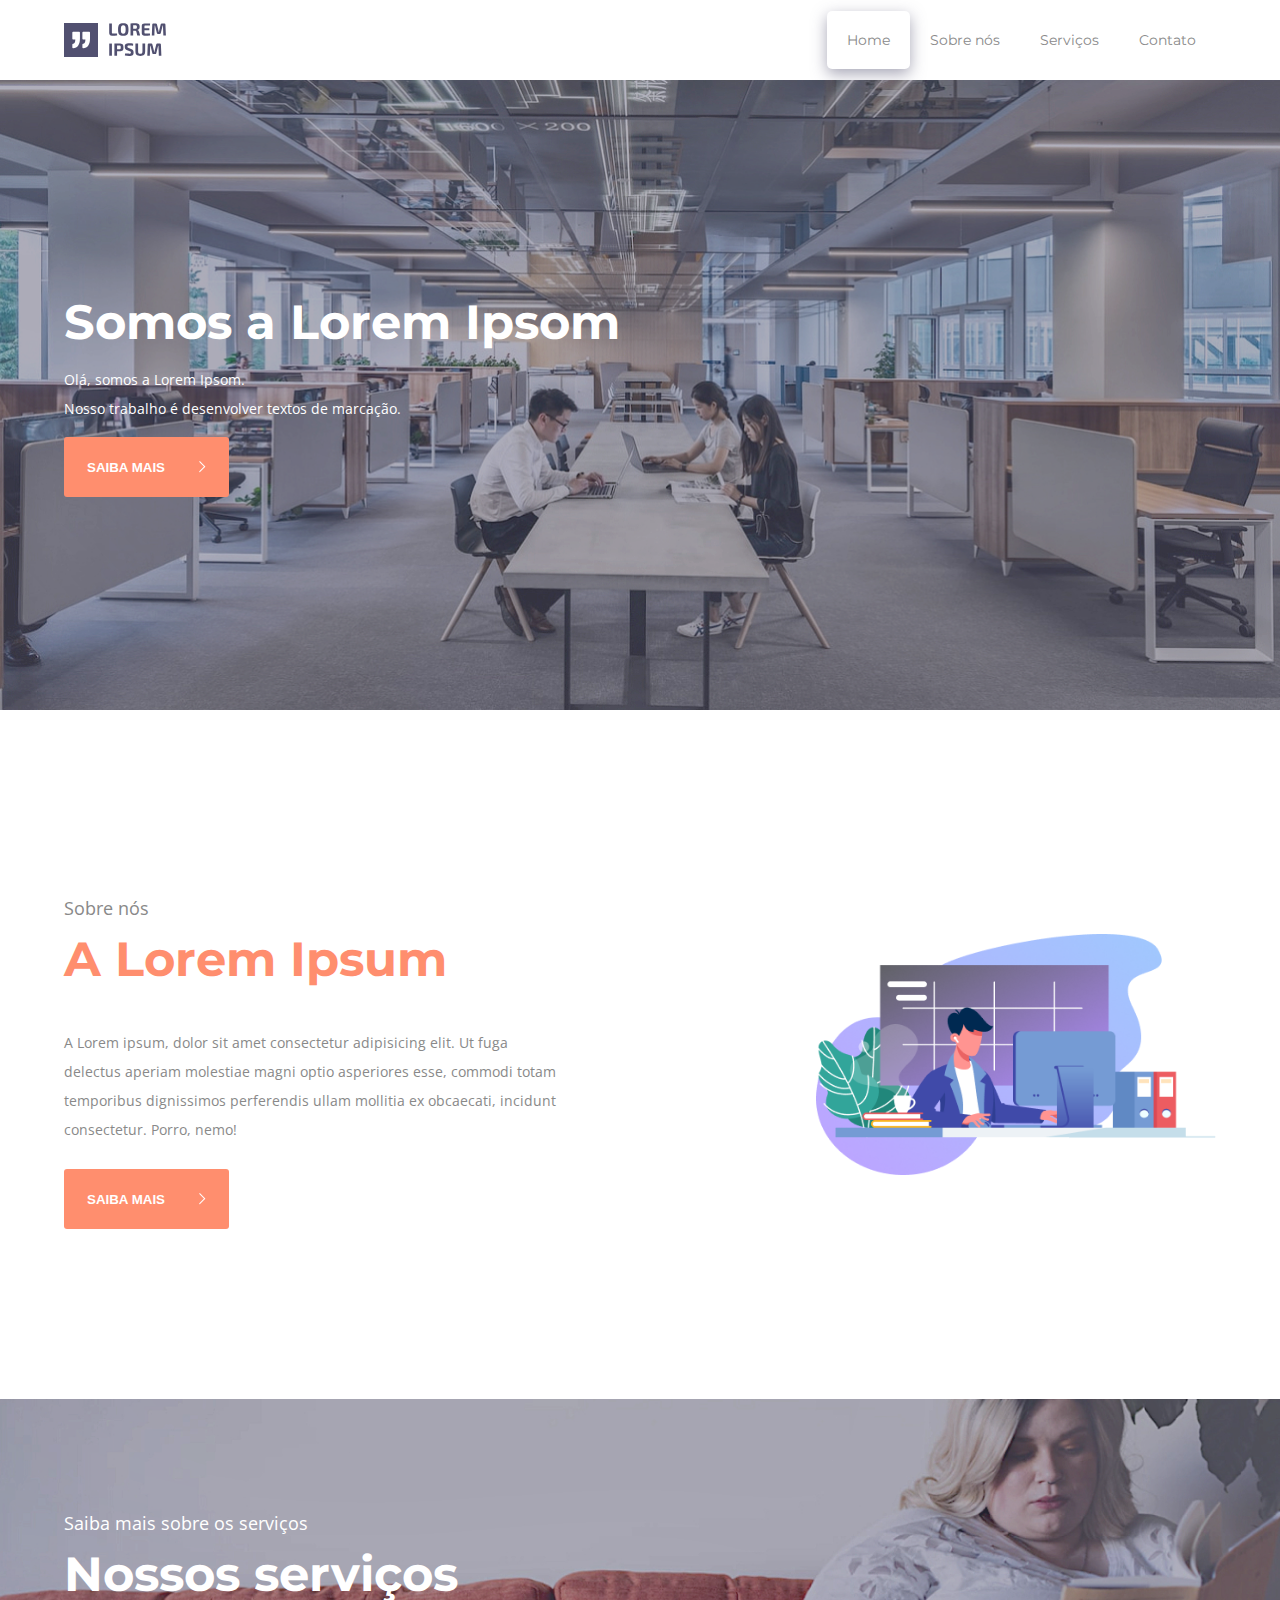
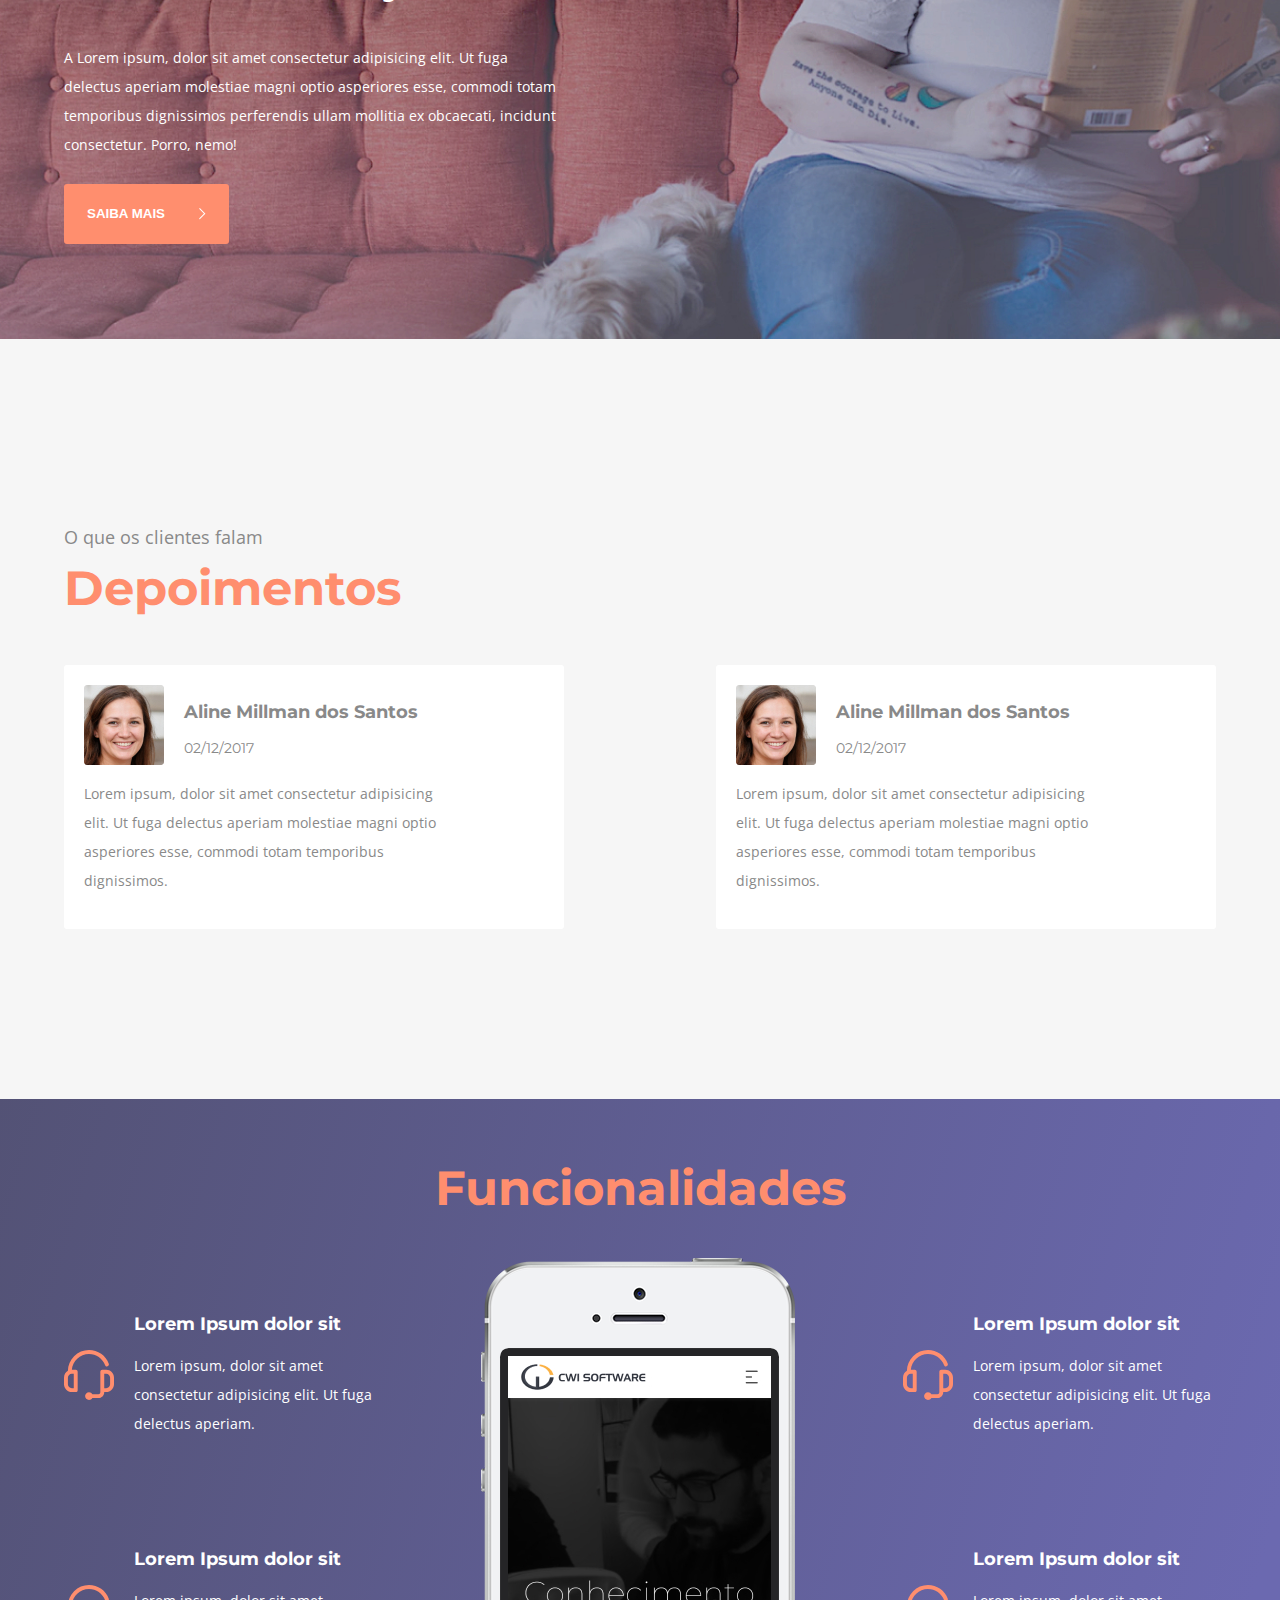
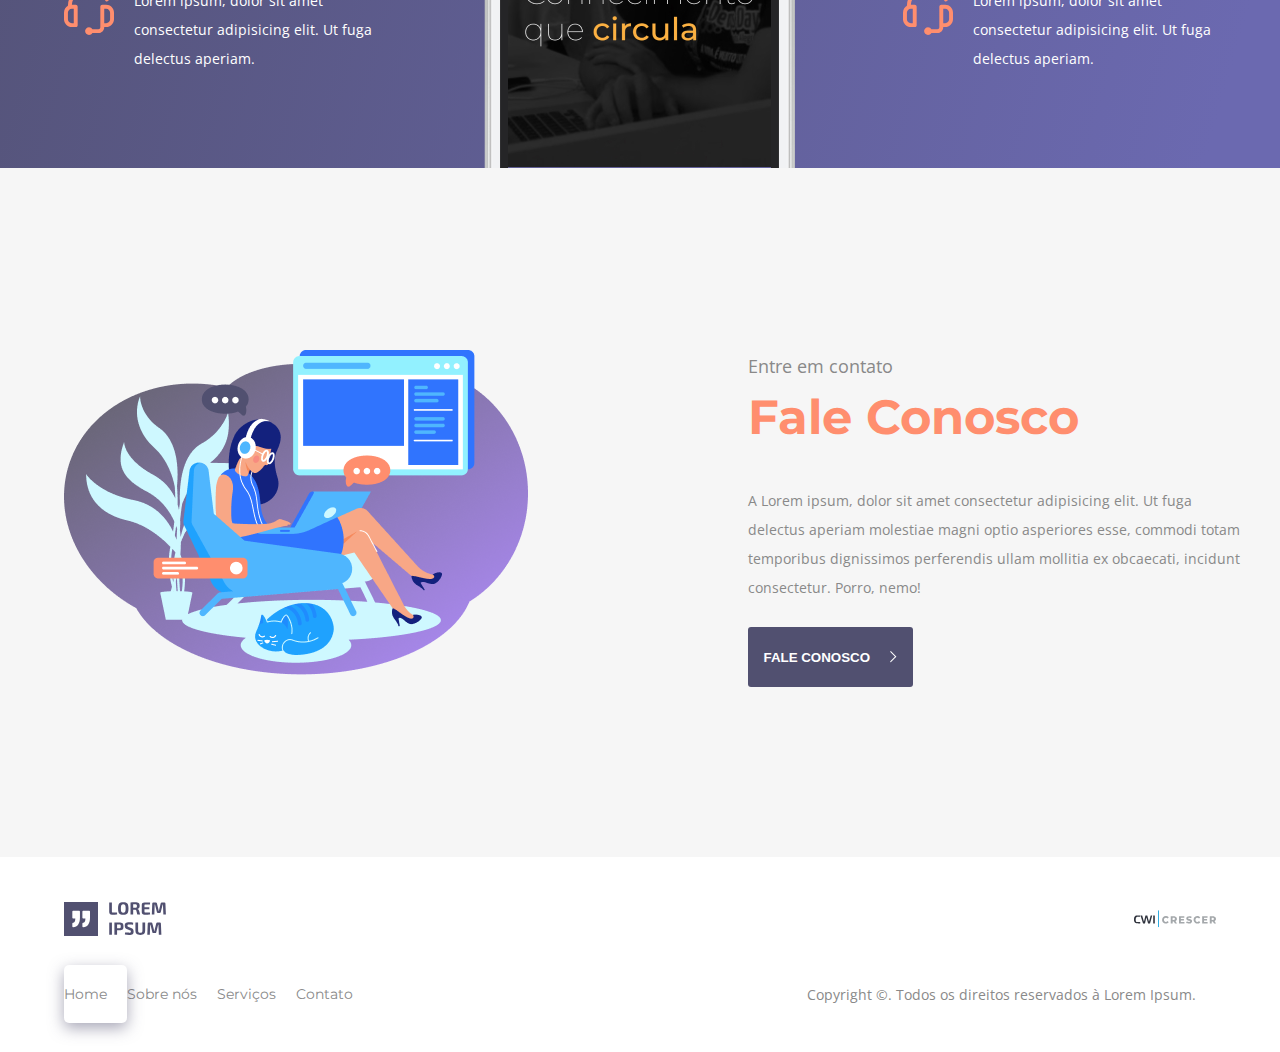
<file: index.html>
<!DOCTYPE html>
<html lang="pt-BR">

<head>
    <meta charset="UTF-8">
    <meta http-equiv="X-UA-Compatible" content="IE=edge">
    <meta name="viewport" content="width=device-width, initial-scale=1.0">
    <link href="https://fonts.googleapis.com/css2?family=Montserrat:wght@400;700&family=Open+Sans&display=swap"
        rel="stylesheet">
    <link rel="shortcut icon" href="./assets/img/icons/logo-aspas.svg" type="image/x-icon">
    <link rel="stylesheet" href="./assets/css/common/style.css">
    <link rel="stylesheet" href="./assets/css/common/header.css">
    <link rel="stylesheet" href="./assets/css/common/footer.css">
    <title>Crescer TCC</title>
</head>

<body>
    <header class="header">
        <section class="container header-container">
            <a href="#" class="logo">
                <img src="./assets/img/icons/logo.svg" alt="Logo">
                <img src="./assets/img/icons/logo-name.svg" alt="Logo name" class="logo-name">
            </a>

            <label for="menu-control">
                <img src="./assets/img/icons/hamburger.svg" alt="Menu" class="hamburger">
            </label>

            <input type="checkbox" id="menu-control" class="menu-control">

            <ul class="menu">
                <a href="#" class="menu-item">
                    <li class="menu-item-link pgatual">Home</li>
                </a>
                <a href="sobre/index.html" class="menu-item">
                    <li class="menu-item-link">Sobre nós</li>
                </a>
                <a href="#" class="menu-item">
                    <li class="menu-item-link">Serviços</li>
                </a>
                <a href="contato/index.html" class="menu-item">
                    <li class="menu-item-link">Contato</li>
                </a>
            </ul>
        </section>
    </header>

    <main class="main">
        <section class="banner overlay">
            <div class="banner-content ">
                <div class="container">
                    <h1>Somos a Lorem Ipsom</h1>
                    <p>Olá, somos a Lorem Ipsom. <br>
                        Nosso trabalho é desenvolver textos de marcação.
                    </p>
                    <form action="sobre/index.html">
                        <button type="submit" class="button button-primary">
                            <div class="button-container">
                                <span>SAIBA MAIS</span>
                                <img src="../assets/img/icons/arrow-right.svg" alt="" class="arrow-right">
                            </div>
                        </button>
                    </form>
                </div>
            </div>
        </section>

        <section class="container home-about">
            <div class="home-about-data">
                <h5 class="home-about-title5 title5">Sobre nós</h5>
                <h1 class="home-about-title title">A Lorem Ipsum</h1>
                <p class="home-about-text text">A Lorem ipsum, dolor sit amet consectetur adipisicing elit. Ut fuga
                    delectus
                    aperiam molestiae magni
                    optio asperiores esse, commodi totam temporibus dignissimos perferendis ullam mollitia ex obcaecati,
                    incidunt consectetur. Porro, nemo!</p>

                    <form action="sobre/index.html">
                        <button type="submit" class="button button-primary">
                            <div class="button-container">
                                <span>SAIBA MAIS</span>
                                <img src="../assets/img/icons/arrow-right.svg" alt="" class="arrow-right">
                            </div>
                        </button>
                    </form>
            </div>

            <img src="./assets/img/home-about.png" alt="Home about image" class="home-about-image">
        </section>

        <section class="services overlay">
            <div class="container services-data">
                <h5 class="services-title5 title5">Saiba mais sobre os serviços</h5>
                <h1 class="services-title title">Nossos serviços</h1>
                <p class="services-text text">A Lorem ipsum, dolor sit amet consectetur adipisicing elit. Ut fuga
                    delectus
                    aperiam molestiae magni
                    optio asperiores esse, commodi totam temporibus dignissimos perferendis ullam mollitia ex obcaecati,
                    incidunt consectetur. Porro, nemo!</p>
                <button class="button button-primary">
                    <div class="button-container">
                        <span>SAIBA MAIS</span>
                        <img src="./assets/img/icons/arrow-right.svg" alt="" class="arrow-right">
                    </div>
                </button>
            </div>
        </section>

        <section class="depoiments">
            <div class="container depoiments-container">
                <h5 class="depoiments-title5 title5">O que os clientes falam</h5>
                <h1 class="depoiments-title title">Depoimentos</h1>

                <div class="depoiments-cards">
                    <div class="depoiment-card">
                        <div class="depoiment-client">
                            <img src="./assets/img/image 1.jpg" alt="Client">
                            <div class="client">
                                <h5 class="depoiment-name-client">Aline Millman dos Santos</h5>
                                <span class="depoiment-date">02/12/2017</span>
                            </div>
                        </div>
                        <p class="depoiment-descrition-client">Lorem ipsum, dolor sit amet consectetur adipisicing elit.
                            Ut fuga delectus aperiam molestiae
                            magni
                            optio asperiores esse, commodi totam temporibus dignissimos.</p>
                    </div>

                    <div class="depoiment-card">
                        <div class="depoiment-client">
                            <img src="./assets/img/image 1.jpg" alt="Client">
                            <div class="client">
                                <h5 class="depoiment-name-client">Aline Millman dos Santos</h5>
                                <span class="depoiment-date">02/12/2017</span>
                            </div>
                        </div>
                        <p class="depoiment-descrition-client">Lorem ipsum, dolor sit amet consectetur adipisicing elit.
                            Ut fuga delectus aperiam molestiae
                            magni
                            optio asperiores esse, commodi totam temporibus dignissimos.</p>
                    </div>
                </div>
            </div>
        </section>

        <section class="functionality">
            <div class="container functionality-container">
                <h1 class="functionality-title5 title">Funcionalidades</h1>
                <div class="functionality-data">
                    <div class="functionality-data-container">
                        <div class="functionality-card-container">
                            <div class="functionality-card">
                                <img class="functionally-headset-image" src="./assets/img/icons/headset.svg"
                                    alt="Headset">
                                <div class="functionally-text">
                                    <h5>Lorem Ipsum dolor sit</h5>
                                    <p>Lorem ipsum, dolor sit amet consectetur adipisicing elit. Ut fuga delectus
                                        aperiam.</p>
                                </div>
                            </div>

                            <div class="functionality-card">
                                <img class="functionally-headset-image" src="./assets/img/icons/headset.svg"
                                    alt="Headset">
                                <div class="functionally-text">
                                    <h5>Lorem Ipsum dolor sit</h5>
                                    <p>Lorem ipsum, dolor sit amet consectetur adipisicing elit. Ut fuga delectus
                                        aperiam.</p>
                                </div>
                            </div>
                        </div>

                        <div class="functionality-card-container">
                            <div class="functionality-card">
                                <img class="functionally-headset-image" src="./assets/img/icons/headset.svg"
                                    alt="Headset">
                                <div class="functionally-text">
                                    <h5>Lorem Ipsum dolor sit</h5>
                                    <p>Lorem ipsum, dolor sit amet consectetur adipisicing elit. Ut fuga delectus
                                        aperiam.</p>
                                </div>
                            </div>

                            <div class="functionality-card">
                                <img class="functionally-headset-image" src="./assets/img/icons/headset.svg"
                                    alt="Headset">
                                <div class="functionally-text">
                                    <h5>Lorem Ipsum dolor sit</h5>
                                    <p>Lorem ipsum, dolor sit amet consectetur adipisicing elit. Ut fuga delectus
                                        aperiam.</p>
                                </div>
                            </div>
                        </div>

                        <img src="./assets/img/cwi.png" alt="" class="functionality-cwi-phone-image">

                    </div>
                </div>
            </div>
        </section>

        <section class="talk-us">
            <div class="container talk-us-container">
                <img class="talk-us-image" src="./assets/img/ILLUSTRATION -2.png" alt="Talk to us">
                <div class="talk-us-data">
                    <div class="container talk-us-data">
                        <h5 class="talk-us-title5 title5">Entre em contato</h5>
                        <h1 class="talk-us-title title">Fale Conosco</h1>
                        <p class="talk-us-text text">A Lorem ipsum, dolor sit amet consectetur adipisicing elit. Ut fuga
                            delectus
                            aperiam molestiae magni optio asperiores esse, commodi totam temporibus dignissimos
                            perferendis
                            ullam mollitia ex obcaecati, incidunt consectetur. Porro, nemo!</p>
                            <form action="contato/index.html">
                        <button type="submit" class="button button-secondary">
                            <div class="button-container">
                                <span>FALE CONOSCO</span>
                                <img src="./assets/img/icons/arrow-right.svg" alt="" class="arrow-right">
                            </div>
                        </button>
                    </form>
                    </div>
                </div>
            </div>
        </section>
    </main>

    <footer class="footer container">
        <div class="footer-logo">
            <a href="#" class="logo">
                <img src="./assets/img/icons/logo.svg" alt="Logo">
                <img src="./assets/img/icons/logo-name.svg" alt="Logo name" class="footer-logo-name logo-name">
            </a>

            <img src="./assets/img/icons/logo-cwi.svg" alt="CWI" class="footer-logo-cwi">
        </div>

        <div class="footer-menu">
            <ul class="menu">
                <a href="#" class="menu-item">
                    <li class="menu-item-link pgatual">Home</li>
                </a>
                <a href="sobre/index.html" class="menu-item">
                    <li class="menu-item-link">Sobre nós</li>
                </a>
                <a href="#" class="menu-item">
                    <li class="menu-item-link">Serviços</li>
                </a>
                <a href="contato/index.html" class="menu-item">
                    <li class="menu-item-link">Contato</li>
                </a>
            </ul>

            <p class="footer-copyright">Copyright ©. Todos os direitos reservados à Lorem Ipsum.</p>
        </div>
    </footer>
</body>

</html>
</file>
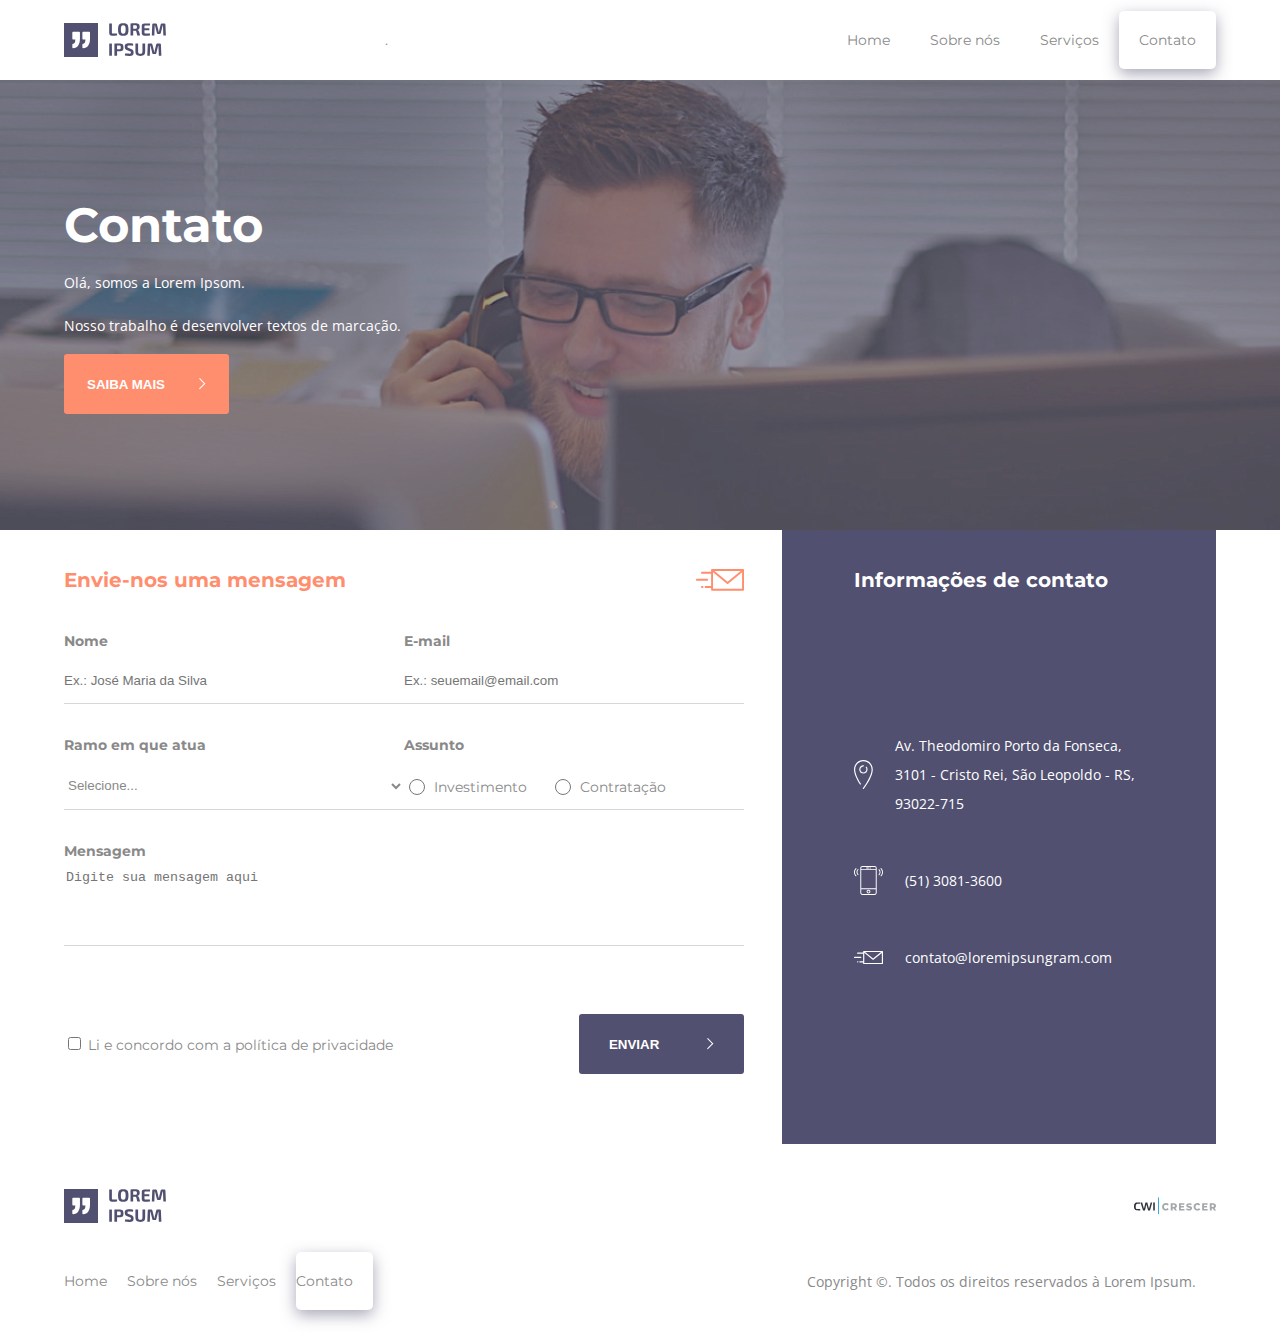
<file: contato/index.html>
<!DOCTYPE html>
<html lang="pt-BR">

<head>
    <meta charset="UTF-8">
    <meta http-equiv="X-UA-Compatible" content="IE=edge">
    <meta name="viewport" content="width=device-width, initial-scale=1.0">
    <link href="https://fonts.googleapis.com/css2?family=Montserrat:wght@400;700&family=Open+Sans&display=swap"
        rel="stylesheet">
    <link rel="shortcut icon" href="../assets/img/icons/logo-aspas.svg" type="image/x-icon">

    <link rel="stylesheet" href="../assets/css/common/style.css">
    <link rel="stylesheet" href="../assets/css/common/header.css">
    <link rel="stylesheet" href="../assets/css/contact/contact.css">
    <link rel="stylesheet" href="../assets/css/common/footer.css">
    <title>Crescer TCC</title>
</head>

<body>
    <header class="header">
        <section class="container header-container">
            <a href="../index.html" class="logo">
                <img src="../assets/img/icons/logo.svg" alt="Logo">
                <img src="../assets/img/icons/logo-name.svg" alt="Logo name" class="logo-name">
            </a>.

            <label for="menu-control">
                <img src="../assets/img/icons/hamburger.svg" alt="Menu" class="hamburger">
            </label>

            <input type="checkbox" id="menu-control" class="menu-control">

            <ul class="menu">
                <a href="../index.html" class="menu-item">
                    <li class="menu-item-link">Home</li>
                </a>
                <a href="../sobre/index.html" class="menu-item">
                    <li class="menu-item-link">Sobre nós</li>
                </a>
                <a href="#" class="menu-item">
                    <li class="menu-item-link">Serviços</li>
                </a>
                <a href="#" class="menu-item">
                    <li class="menu-item-link pgatual">Contato</li>
                </a>
            </ul>
        </section>
    </header>

    <main class="main">
        <section class="banner overlay">
            <div class="banner-content ">
                <div class="container">
                    <h1>Contato</h1>
                    <p>Olá, somos a Lorem Ipsom.</p>
                    <p>Nosso trabalho é desenvolver textos de marcação.</p>
                    <button   class="button button-primary">
                        <div class="button-container">
                            <span>SAIBA MAIS</span>
                            <img src="../assets/img/icons/arrow-right.svg" alt="" class="arrow-right">
                        </div>
                    </button>
                </div>
            </div>
        </section>

        <section class="contact">
            <div class="send-message container">
                <div class="send-message-title">
                    <h4>Envie-nos uma mensagem</h4>
                    <img src="../assets/img/icons/ENVELOP.svg" alt="Email" class="send-message-email">
                </div>
                <form action="">
                    <div class="send-message-container">
                        <div class="send-input">
                            <label>
                                <span>Nome</span>
                                <input type="text" id="name" class="name input" placeholder="Ex.: José Maria da Silva">
                            </label>
                        </div>

                        <div class="send-input">
                            <label>
                                <span>E-mail</span>
                                <input type="email" id="email" class="email input"
                                    placeholder="Ex.: seuemail@email.com">
                            </label>
                        </div>
                    </div>

                    <div class="send-message-container">
                        <label class="send-input">
                            <span>Ramo em que atua</span>
                            <select name="ramo" id="ramo" class="ramo">
                                <option value="selecione" disabled selected>Selecione...</option>
                                <option value="frontend">Front-End</option>
                                <option value="backend">Back-End</option>
                                <option value="fullstack">Full-Stack</option>
                            </select>
                        </label>

                        <div class="send-message-container-checkbox send-input">
                            <span>Assunto</span>
                            <div class="send-message-container">
                                <div class="checkbox-container">
                                    <label><input type="radio" name="checkbox" class="investment checkbox">
                                        Investimento</label>
                                </div>

                                <div class="checkbox-container">
                                    <label><input type="radio" name="checkbox" class="hiring checkbox">
                                        Contratação</label>
                                </div>
                            </div>
                        </div>
                    </div>

                    <div class="send-message-container send-message-container-message send-input">
                        <label>
                            <span>Mensagem</span>
                            <textarea name="message" id="message" class="message"
                                placeholder="Digite sua mensagem aqui"></textarea>
                        </label>
                    </div>

                    <div class="contact-send-button">
                        <label><input type="checkbox" name="agree" id="agree"> Li e concordo com a política de
                            privacidade</label>
                        <button type="button" class="button button-secondary">
                            <div class="button-container">
                                <span>ENVIAR</span>
                                <img src="../assets/img/icons/arrow-right.svg" alt="" class="arrow-right">
                            </div>
                        </button>
                    </div>
                </form>
            </div>

            <div class="contact-information">
                <div class="contact-information-container container">
                    <h4>Informações de contato</h4>

                    <div class="adress">
                        <div class="adress-container street">
                            <img src="../assets/img/icons/adress.svg" alt="Adress" class="adress-icon">
                            <p>Av. Theodomiro Porto da Fonseca, 3101 - Cristo Rei, São Leopoldo - RS, 93022-715</p>
                        </div>
    
                        <div class="adress-container  phone">
                            <img src="../assets/img/icons/phone.svg" alt="Phone" class="adress-icon">
                            <p> (51) 3081-3600</p>
                        </div>
    
                        <div class="adress-container email">
                            <img src="../assets/img/icons/email.svg" alt="Email" class="adress-icon">
                            <p>contato@loremipsungram.com</p>
                        </div>
                    </div>
                </div>
            </div>
        </section>
    </main>

    <footer class="footer container">
        <div class="footer-logo">
            <a href="../index.html" class="logo">
                <img src="../assets/img/icons/logo.svg" alt="Logo">
                <img src="../assets/img/icons/logo-name.svg" alt="Logo name" class="footer-logo-name logo-name">
            </a>

            <img src="../assets/img/icons/logo-cwi.svg" alt="CWI" class="footer-logo-cwi">
        </div>

        <div class="footer-menu">
            <ul class="menu">
                <a href="../index.html" class="menu-item">
                    <li class="menu-item-link">Home</li>
                </a>
                <a href="../sobre/index.html" class="menu-item">
                    <li class="menu-item-link">Sobre nós</li>
                </a>
                <a href="#" class="menu-item">
                    <li class="menu-item-link">Serviços</li>
                </a>
                <a href="#" class="menu-item">
                    <li class="menu-item-link pgatual">Contato</li>
                </a>
            </ul>

            <p class="footer-copyright">Copyright ©. Todos os direitos reservados à Lorem Ipsum.</p>
        </div>
    </footer>
</body>

</html>
</file>
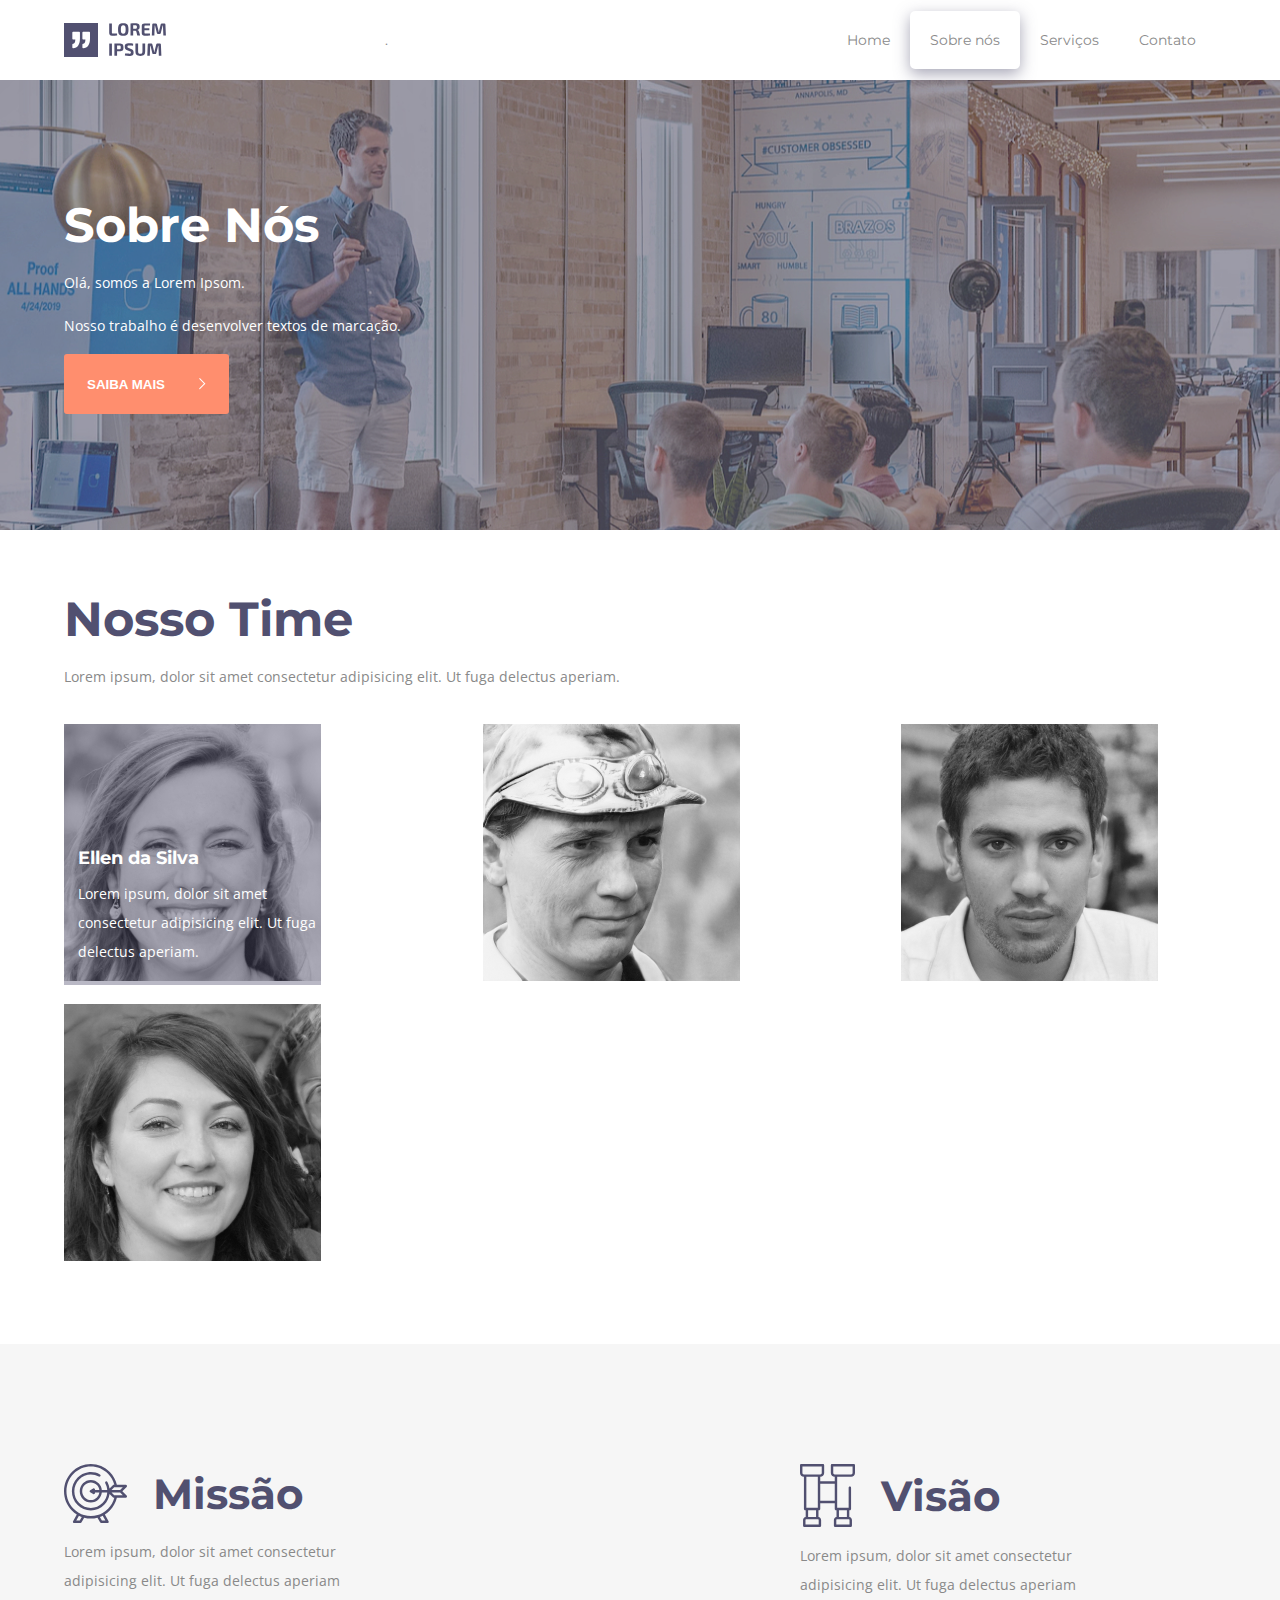
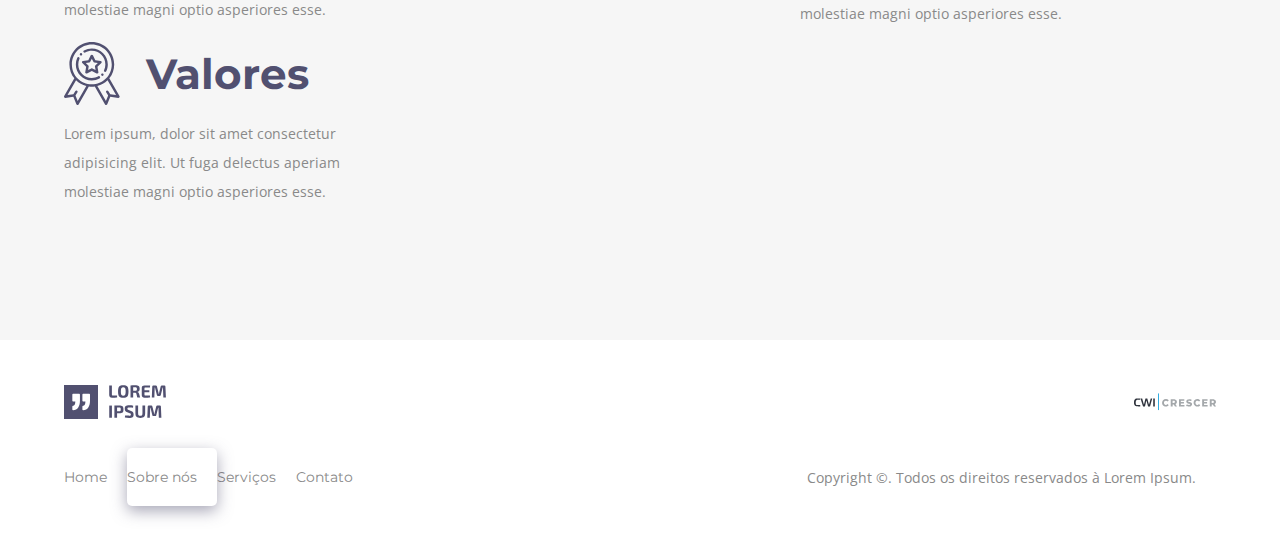
<file: sobre/index.html>
<!DOCTYPE html>
<html lang="pt-BR">

<head>
    <meta charset="UTF-8">
    <meta http-equiv="X-UA-Compatible" content="IE=edge">
    <meta name="viewport" content="width=device-width, initial-scale=1.0">
    <link href="https://fonts.googleapis.com/css2?family=Montserrat:wght@400;700&family=Open+Sans&display=swap"
        rel="stylesheet">
    <link rel="shortcut icon" href="../assets/img/icons/logo-aspas.svg" type="image/x-icon">

    <link rel="stylesheet" href="../assets/css/common/style.css">
    <link rel="stylesheet" href="../assets/css/common/header.css">
    <link rel="stylesheet" href="../assets/css/about/about.css">
    <link rel="stylesheet" href="../assets/css/common/footer.css">
    <title>Crescer TCC</title>
</head>

<body>
    <header class="header">
        <section class="container header-container">
            <a href="../index.html" class="logo">
                <img src="../assets/img/icons/logo.svg" alt="Logo">
                <img src="../assets/img/icons/logo-name.svg" alt="Logo name" class="logo-name">
            </a>.

            <label for="menu-control">
                <img src="../assets/img/icons/hamburger.svg" alt="Menu" class="hamburger">
            </label>

            <input type="checkbox" id="menu-control" class="menu-control">

            <ul class="menu">
                <a href="../index.html" class="menu-item">
                    <li class="menu-item-link">Home</li>
                </a>
                <a href="#" class="menu-item">
                    <li class="menu-item-link pgatual">Sobre nós</li>
                </a>
                <a href="#" class="menu-item">
                    <li class="menu-item-link">Serviços</li>
                </a>
                <a href="../contato/index.html" class="menu-item">
                    <li class="menu-item-link">Contato</li>
                </a>
            </ul>
        </section>
    </header>
</body>

<main class="main">
    <section class="banner overlay">
        <div class="banner-content ">
            <div class="container">
                <h1>Sobre Nós</h1>
                <p>Olá, somos a Lorem Ipsom.</p>
                <p>Nosso trabalho é desenvolver textos de marcação.</p>
                <form action="../sobre/index.html">
                <button type="submit" class="button button-primary">
                    <div class="button-container">
                        <span>SAIBA MAIS</span>
                        <img src="../assets/img/icons/arrow-right.svg" alt="" class="arrow-right">
                    </div>
                </button>
            </form>
            </div>
        </div>
    </section>

    <section class="team container">
        <h1 class="team-title">Nosso Time</h1>
        <p>Lorem ipsum, dolor sit amet consectetur adipisicing elit. Ut fuga delectus aperiam.</p>

        <div class="team-list">
            <div class="team-user-container">
                <div class="team-ellen overlay">
                    <img src="../assets/img/1.jpg">
                    <div class="team-ellen-descrition">
                        <h5>Ellen da Silva</h5>
                        <p>Lorem ipsum, dolor sit amet consectetur adipisicing elit. Ut fuga delectus aperiam.</p>
                    </div>
                </div>
            </div>

            <div class="team-user-container"><img src="../assets/img/2.jpg" alt=""></div>
            <div class="team-user-container"><img src="../assets/img/3.jpg" alt=""></div>
            <div class="team-user-container"><img src="../assets/img/4.jpg" alt=""></div>



        </div>
    </section>

    <section class="description">
        <div class="container description-container">
            <div class="description-item">
                <div class="description-card">
                    <div class="description-item-title">
                        <img src="../assets/img/icons/mission.svg" alt="">
                        <h3>Missão</h3>
                    </div>
                    <p>Lorem ipsum, dolor sit amet consectetur adipisicing elit. Ut fuga delectus aperiam molestiae
                        magni optio asperiores esse.</p>
                </div>

                <div class="description-card">
                    <div class="description-item-title">
                        <img src="../assets/img/icons/vision.svg" alt="">
                        <h3>Visão</h3>
                    </div>
                    <p>Lorem ipsum, dolor sit amet consectetur adipisicing elit. Ut fuga delectus aperiam molestiae
                        magni optio asperiores esse.</p>
                </div>

                <div class="description-card">
                    <div class="description-item-title">
                        <img src="../assets/img/icons/values.svg" alt="">
                        <h3>Valores</h3>
                    </div>
                    <p>Lorem ipsum, dolor sit amet consectetur adipisicing elit. Ut fuga delectus aperiam molestiae
                        magni optio asperiores esse.</p>
                </div>
            </div>
        </div>
    </section>
</main>

<footer class="footer container">
    <div class="footer-logo">
        <a href="../index.html" class="logo">
            <img src="../assets/img/icons/logo.svg" alt="Logo">
            <img src="../assets/img/icons/logo-name.svg" alt="Logo name" class="footer-logo-name logo-name">
        </a>

        <img src="../assets/img/icons/logo-cwi.svg" alt="CWI" class="footer-logo-cwi">
    </div>

    <div class="footer-menu">
        <ul class="menu">
            <a href="../index.html" class="menu-item">
                <li class="menu-item-link">Home</li>
            </a>
            <a href="#" class="menu-item">
                <li class="menu-item-link pgatual">Sobre nós</li>
            </a>
            <a href="#" class="menu-item">
                <li class="menu-item-link">Serviços</li>
            </a>
            <a href="../contato/index.html" class="menu-item">
                <li class="menu-item-link">Contato</li>
            </a>
        </ul>

        <p class="footer-copyright">Copyright ©. Todos os direitos reservados à Lorem Ipsum.</p>
    </div>
</footer>

</html>
</file>
<file: assets/css/common/style.css>
/*-----Geral-----*/
:root {
    --gray: #898989;
    --light-gray: #F6F6F6;
    --border-color-input: #D7D7D7;
    --purple: #515070;
    --overlay: #51507067;
    --orange: #FF8E6E;
    --placeholdercolor: #A9A9A9;
}

* {
    box-sizing: border-box;
}

h1, h3, h4 {
    margin: 0;
}

h1 {
    font-size: 48px;
}

h3 {
    font-size: 42px;
}

h4 {
    font-size: 20px;
}

h5 {
    font-size: 18px;
    margin: 16px 0;
}


p {
    font-family: 'Open Sans', sans-serif;
    line-height: 29px;
}

body {
    min-height: 100vh;
    margin: 0;
    font-family: 'Montserrat', sans-serif;
    font-size: 14px;
    font-weight: 400;
    color: var(--gray);
    background-color: white;
}

textarea {
    outline: 0;
    border: none;
}

select {
    background-color: transparent;
}

.container {
    max-width: 1346px;
    margin: 0 auto;
    width: 90%;
}

.button {
    width: 165px;
    height: 60px;
    border: none;
    border-radius: 3px;
    color: white;
    font-weight: 700;
    position: relative;
    cursor: pointer;
}

.button-container {
    display: flex;
    justify-content: space-around;
    align-items: center;
}

.button-primary {
    background-color: var(--orange);
}

.button-primary:hover {
    background-color: rgba(255, 141, 110, 0.8);
}

.button-secondary {
    background-color: var(--purple);
}

.button-secondary:hover {
    background-color: rgba(81, 80, 112, 0.8);
}

.text {
    margin-top: 40px;
    margin-bottom: 25px;
    width: 493px;
}

.overlay::before {
    content: "";
    background-color: var(--overlay);
    position: absolute;
    top: 0;
    left: 0;
    width: 100%;
    height: 100%;
}

/*-----Main-----*/
/*--Banner--*/
.banner {
    width: 100%;
    height: 70vh;
    position: relative;
    background: url(../../../assets/img/banner.jpg) no-repeat;
    background-size: cover;
    background-position: center center;
}

.banner-content {
    display: flex;
    align-items: center;
    color: white;
    position: absolute;
    top: 0;
    left: 0;
    width: 100%;
    height: 100%;
}

/*-----Main-----*/
/*--Home About--*/
.home-about {
    display: flex;
    align-items: center;
    justify-content: space-between;
    padding: 170px 0;
}

.home-about-title, .title {
    color: var(--orange);
}

.home-about-title5, .title5 {
    font-weight: 400;
    font-family: 'Open Sans', sans-serif;
    margin-bottom: 10px;
}

.home-about-image {
    width: 400px;
    margin: 0;
}

/*-----Main-----*/
/*--Services--*/
.services-about-title, .services-about-title5 {
    color: white;
}

.services {
    height: 60vh;
    background: url(../../../assets/img/services.jpg) no-repeat;
    background-size: cover;
    position: relative;
    display: flex;
    align-items: center;
}

.services-data {
    z-index: 1;
}

.services-text {
    color: white;
}

.services-title, .services-title5 {
    color: white;
}

/*-----Main-----*/
/*--Depoiments--*/
.depoiments {
    width: 100%;
    background-color: var(--light-gray);
    padding: 170px 0;
}

.depoiments-about-title5 {
    margin-top: 0;
}

.depoiments-cards {
    display: flex;
    justify-content: space-between;
}

.depoiment-card {
    width: 500px;
    background-color: white;
    padding: 20px;
    margin-top: 48px;
    margin-right: 20px;
    border-radius: 3px;
}

.depoiment-card:nth-last-child(1) {
    margin-right: 0;
}

.depoiment-card img {
    width: 80px;
    height: 80px;
}

.depoiment-client {
    display: flex;
}

.depoiment-client .client {
    margin-left: 20px;
}

.depoiment-descrition-client {
    width: 80%;
}

/*-----Main-----*/
/*--functionality--*/
.functionality {
    background: linear-gradient(105.92deg, #515070 -8.44%, #6B69B0 94.86%);
    padding-top: 60px;
}

.functionality-container {
    display: flex;
    flex-direction: column;
    align-items: center;
}

.functionality-data {
    width: 100%;
    height: 551px;
    position: relative;
}

.functionality-data-container {
    margin-top: 60px;
    display: flex;
    justify-content: space-between;
    flex-wrap: wrap;
}

.functionality-card {
    color: white;
    display: flex;
    align-items: center;
    margin: 20px 0 80px 0;
}

.functionality-cwi-phone-image {
    margin: 0 20px;
    width: 332px;
    position: absolute;
    bottom: 0;
    left: calc(50% - 186px);
}

.functionally-headset-image {
    margin-right: 20px;
    width: 50px;
    height: 50px;
}

.functionally-text {
    width: 243px;
}

/*-----Main-----*/
/*--Talk to us--*/

.talk-us {
    padding: 170px 0;
    background-color: var(--light-gray);
}

.talk-us-container {
    display: flex;
    align-items: center;
    justify-content: space-between;
}

.talk-us-image {
    width: 464px;
}

@media (max-width: 1170px) {
    .functionality-data-container {
        flex-direction: column;
        align-items: center;
        margin-top: 50px;
    }

    .functionality-data {
        height: 100%;
    }

    .functionality-cwi-phone-image {
        position: static;
    }

    .functionality-card {
        margin-bottom: 20px;
        width: 100%;
    }

    .functionality-cwi-phone-image {
        margin: 90px 0 0 0;
        width: 332px;
    }

    .talk-us-container {
        flex-direction: column;
        justify-content: center;
        align-items: center;
    }

    .talk-us-image {
        max-width: 100%;
        margin-bottom: 45px;
    }

    .home-about {
        flex-direction: column-reverse;
        justify-content: space-evenly;
        padding: 60px 0;
    }
}

@media (max-width: 720px) {
    h1 {
        font-size: 32px;
    }

    p {
        font-size: 0.9em;
    }

    .banner-button {
        height: 50px;
    }

    .home-about-image {
        max-width: 100%;
        margin: 0;
    }

    .home-about-text, .services-text {
        width: 100%;
    }

    .depoiments {
        padding: 61px 0;
    }

    .depoiments-container {
        display: flex;
        flex-direction: column;
        justify-content: center;
        text-align: center;
    }

    .depoiments-cards {
        flex-wrap: wrap;
        justify-content: center;
    }

    .depoiment-card {
        flex-direction: column;
        align-items: center;
        margin-right: 0;
    }

    .depoiment-client {
        flex-direction: column;
        align-items: center;
    }
    .depoiment-client .client {
        display: flex;
        flex-direction: column;
        align-items: center;
    }

    .depoiment-descrition-client {
        width: 100%;
        text-align: center;
    }

    .talk-us {
        padding: 72px 0;
    }
}

@media (max-width: 610px) {
    .text {
        width: 100%;
    }

    .functionality-cwi-phone-image {
        max-width: 100%;
    }

    .functionally-text {
        width: 100%;
    }
}
</file>
<file: assets/css/common/header.css>
.header {
    height: 80px;
}

.header-container {
    display: flex;
    justify-content: space-between;
    align-items: center;
    height: 100%;
}

.logo {
    display: flex;
    height: 34px;
}

.logo-name {
    margin-left: 10px;
}

.menu {
    display: flex;
    list-style: none;
    margin: 0;
    padding: 0;
}

.menu-control {
    display: none;
}

.menu-item {
    display: flex;
    align-items: center;
    text-decoration: none;
    color: var(--gray);
    cursor: pointer;
    border-top: 4px solid transparent;
    border-bottom: 4px solid transparent;
}

.menu-item:hover {
    border-bottom: 4px solid var(--purple);
}

.menu-item-link {
    padding: 20px;
    width: 100%;
    text-align: center;
}

.menu-item-link.pgatual {
    position: relative;
    z-index: 1;
    border-radius: 5px;
    box-shadow: 0 5px 15px rgba(81, 80, 112, 0.5); /* Sombra laranja */
}


.hamburger {
    display: none;
}

@media (max-width: 630px) {
    .header {
        height: 60px;
    }
    .header-container {
        flex-direction: row-reverse;
    }

    .logo-name {
        display: none;
    }

    .menu {
        flex-direction: column;
        position: absolute;
        top: 60px;
        left: 0;
        box-shadow: 0px 0px 4px 1px rgb(189 189 189 / 28%);
        display: none;
        z-index: 1;
        background-color: white;
    }

    .menu-item {
       width: 200px;
    }

    .hamburger {
        cursor: pointer;
        display: block;
    }

    .menu-control:checked + .menu {
        display: flex;
    }

}
</file>
<file: assets/css/common/footer.css>
/*-----Main-----*/
/*--Footer--*/
.footer {
    display: flex;
    flex-direction: column;
    justify-content: center;
}

.footer-logo {
    display: flex;
    justify-content: space-between;

    padding: 45px 0 25px 0;
}

.footer-menu {
    display: flex;
    align-items: center;
    justify-content: space-between;
    margin-bottom: 25px;
}

.footer-copyright {
    margin-right: 20px;
}

.footer .menu-item-link {
    padding-left: 0;
}

@media (max-width: 803px) {

    .footer {
        height: 69px;
        flex-direction: row;
        justify-content: space-between;
        align-items: center;
    }

    .footer-logo {
        padding: 5px 0;
    }

    .footer-logo-cwi, .footer-menu {
        display: none;
    }

    .footer::after {
        content: "© Copyright 2019 Todos os direitos";
        font-weight: 400;
        font-size: 12px;
    }
}

@media (max-width: 630px) {
    footer.footer .footer-logo .footer-logo-name {
        display: flex;
    }
}
</file>
<file: assets/css/contact/contact.css>
/*-----Main-----*/
/*--Banner--*/
.banner {
    height: 50vh;
    background: url(../../../assets/img/contact.jpg) no-repeat;
    background-size: cover;
    background-position: center center;
}

/*-----Main-----*/
/*--Send message--*/
.contact {
    display: flex;
    justify-content: space-between;
    width: 90%;
    margin: 0 auto;
    max-width: 1346px;
}

.send-message-container {
    display: flex;
    justify-content: space-between;
    margin-bottom: 32px;
}

.send-message {
    padding: 38px 38px 38px 0;
}

.send-message-container span  {
    display: block;
    margin-bottom: 8px;
    font-weight: 700;
    text-align: start;
}

.send-message-container .input, select {
    width: 340px;
    border: none;
    border-bottom: 1px solid var(--border-color-input);
    padding: 15px 0;
    outline: 0;
    color: var(--gray);
}

.send-message-container .input {
    color: var(--gray);
}

.send-message-container-checkbox {
    display: flex;
    flex-direction: column;
    width: 340px;
    border-bottom: 1px solid var(--border-color-input);
}

.send-message-container-checkbox  .send-message-container {
    margin: 0;
    margin-top: 16px;
    display: flex;
    justify-content: flex-start;
}

.checkbox {
    width: 16px;
    height: 16px;
    color: var(--gray);
    margin-top: 0;
    margin-right: 9px;
}

.checkbox-container label{
    display: flex;
    justify-content: center;
    align-items: center;
    margin-right: 23px;
}

.send-message-container-message label {
    width: 100%;
}

.message {
    border-bottom: 1px solid var(--border-color-input);
    width: 100%;
    height: 78px;
    resize: none;
}

.send-message-title {
    display: flex;
    justify-content: space-between;
    margin-bottom: 40px;
}

.send-message-title h4 {
    color: var(--orange);
}

.send-message-email {
    width: 48px;
}

/*-----Main-----*/
/*--Information contact--*/
.contact-information {
    background-color: var(--purple);
}

.contact-information-container {
    height: 100%;
    padding: 38px 38px 38px 50px;
    color: white;
}

.adress {
    width: 100%;
    height: 100%;
    display: flex;
    flex-direction: column;
    justify-content: center;
    text-align: start
    ;
}

.adress-container  {
    display: flex;
    align-items: center;
    margin-bottom: 20px;
}

.adress-icon {
    width: 29px;
    height: 29px;
    margin-right: 22px;
}

.contact-send-button {
    display: flex;
    justify-content: space-between;
    align-items: center;
    height: 124px;
}

@media (max-width: 1200px) {

    .send-message {
        padding-right: 0;
    }

    .contact {
        width: 100%;
        flex-direction: column;
        text-align: center;
    }

    .contact-information-container h4 {
        margin-bottom: 60px;
    }

    .contact-information-container {
        padding-left: 0;
        padding-right: 0;
    }

    .contact-send-button {
        flex-direction: column;
    }


}

@media (max-width: 1200px) {
    .send-message-container {
        flex-direction: column;
        margin-bottom: 0;
    }

    .send-message-container .input, .send-message-container-checkbox, .ramo {
        width: 100%;
    }

    .send-message-container-checkbox .send-message-container {
        flex-direction: row;
        flex-wrap: wrap;
        margin-top: 0;
        margin-bottom: 40px;
    }

    .send-message-container-checkbox  .checkbox-container {
        margin-top: 20PX;
    }

    .send-input {
        margin-bottom: 16px;
    }
}

@media (max-width: 398px) {
    .send-message-title h4 {
        font-size: 17px;
    }
}
</file>
<file: assets/css/about/about.css>
/*-----Main-----*/
/*--Banner--*/
.banner {
    height: 50vh;
    background: url(../../../assets/img/about.jpg) no-repeat;
    background-size: cover;
    background-position: center center;
}

/*-----Main-----*/
/*--Team--*/
.team {
    padding: 60px 0;
}

.team-list {
    display: flex;
    justify-content: space-between;
    margin-top: 33px;
    flex-wrap: wrap;
}

.team-list img {
    width: 257px;
    height: 257px;
}

.team-title {
    color: var(--purple);
}

.team-ellen {
    position: relative;
}

.team-ellen-descrition {
    color: white;
    position: absolute;
    top: 0;
    left: 0;
    width: 100%;
    height: 100%;
    display: flex;
    flex-direction: column;
    justify-content: flex-end;
    margin: 0 14px;
    padding-bottom: 19px;
}

.team-ellen-descrition p {
    margin: 0;
    width: 100%;
}

.team-ellen-descrition h5 {
    margin: 10px 0;
}

.team-user-container {
    margin-bottom: 19px;
    margin-right: 58px;
}

/*-----Main-----*/
/*--Description--*/
.description {
    background-color: var(--light-gray);
    padding: 120px 0;
}

.description-card {
    width: 336px;
    margin-right: 80px;
}

.description-item {
    display: flex;
    justify-content: space-between;
    flex-wrap: wrap;
}

.description-item-title {
    display: flex;
    align-items: center;
}

.description-item-title h3 {
    margin-left: 26px;
    color: var(--purple);
}

@media (max-width: 945px) {
    .description-item {
        flex-direction: column;
        align-items: center;
    }

    .description-card {
        margin-right: 0;
    }
}

@media (max-width: 722px) {
    .team-list {
        flex-direction: column;
        align-items: center;
    }

    .team-user-container {
        margin-right: 0;
    }

    .description-card {
        width: 70%;
        margin-bottom: 67px;
    }

    .description {
        padding: 80px 0;
    }

    .description-item-title h3  {
        font-size: 30px;
    }
}
</file>
